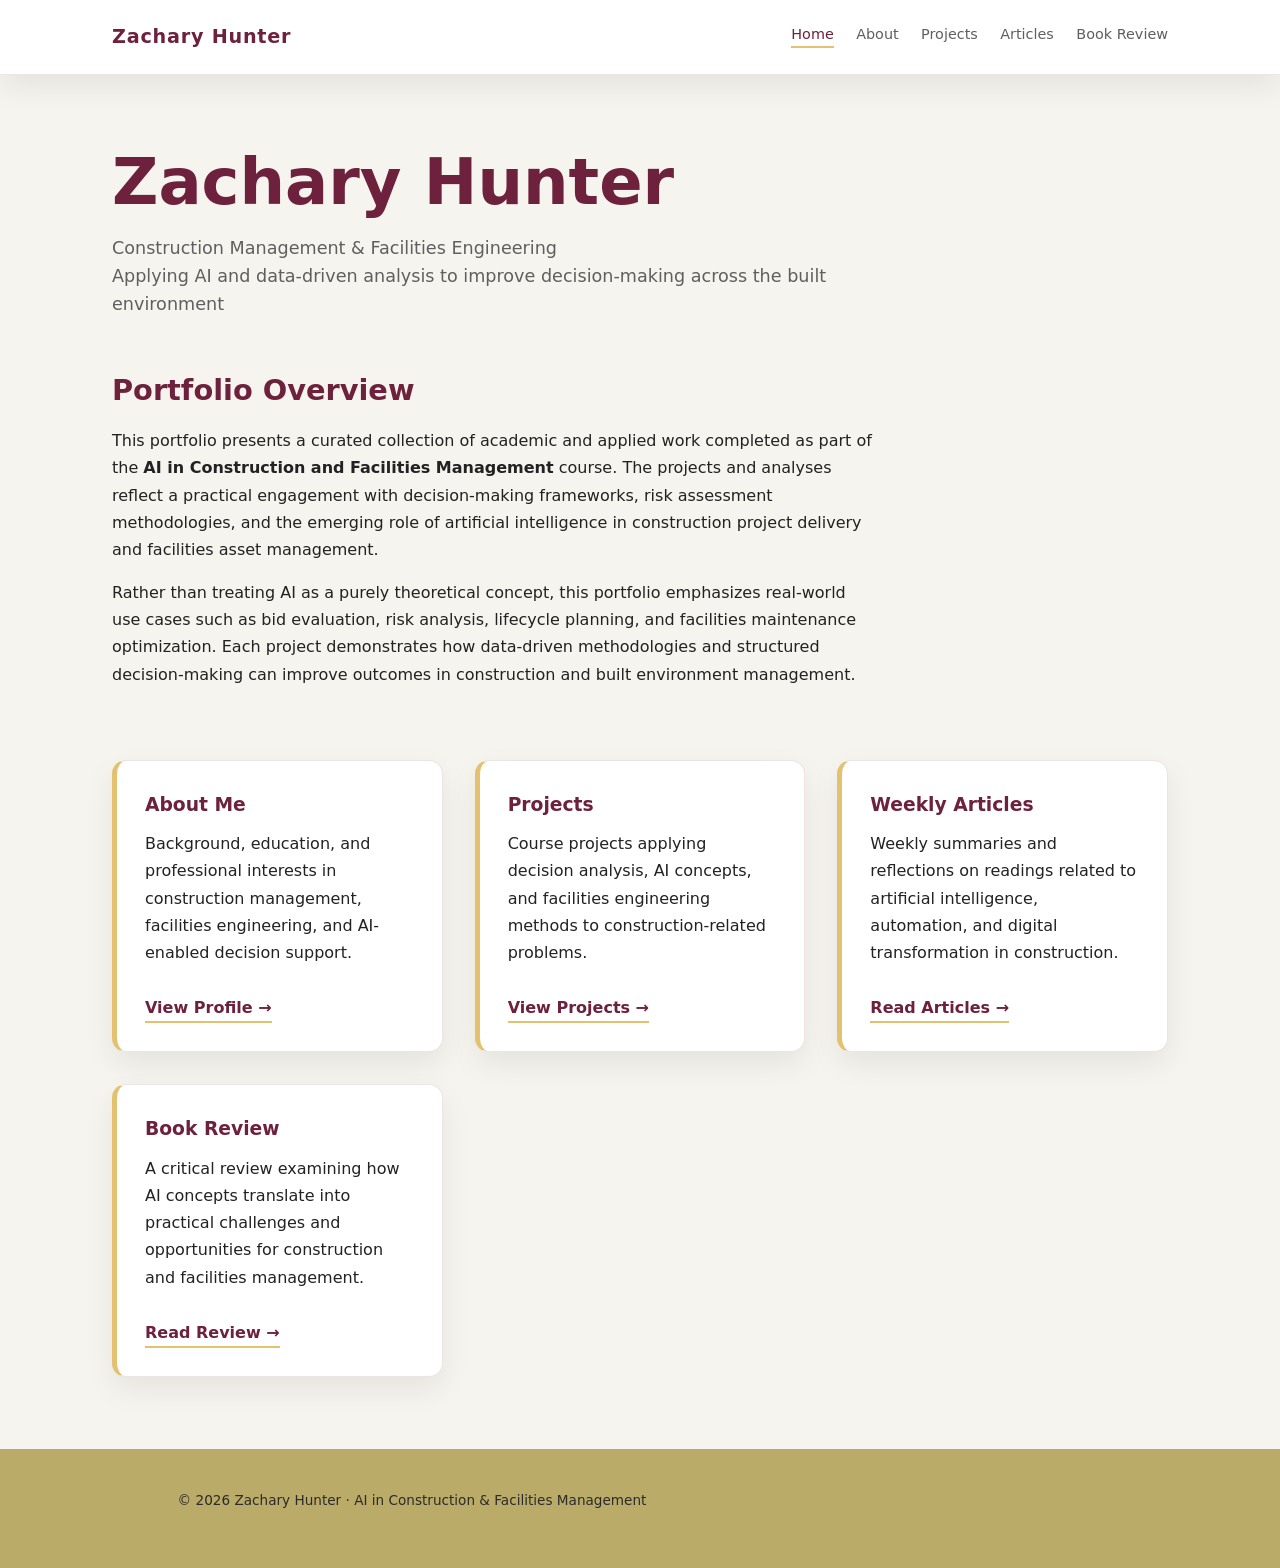
<file: index.html>
<!DOCTYPE html>
<html lang="en">
<head>
  <meta charset="UTF-8">
  <meta name="viewport" content="width=device-width, initial-scale=1.0">
  <title>Zachary Hunter | AI & Construction</title>
  <link rel="stylesheet" href="styles.css">
</head>
<body>
  <header class="site-header">
    <nav class="nav">
      <div class="nav-title">Zachary Hunter</div>
      <ul class="nav-links">
        <li><a href="index.html" class="active">Home</a></li>
        <li><a href="about.html">About</a></li>
        <li><a href="projects.html">Projects</a></li>
        <li><a href="articles.html">Articles</a></li>
        <li><a href="book-review.html">Book Review</a></li>
      </ul>
    </nav>
  </header>

  <main>
    <section class="hero">
      <h1>Zachary Hunter</h1>
      <p class="subtitle">
        Construction Management & Facilities Engineering<br/>
        Applying AI and data-driven analysis to improve decision-making across the built environment
      </p>
    </section>

    <section class="content">
      <h2>Portfolio Overview</h2>
      <p>
        This portfolio presents a curated collection of academic and applied work completed as part of the <strong>AI in Construction and Facilities Management</strong> course. The projects and analyses reflect a practical engagement with decision-making frameworks, risk assessment methodologies, and the emerging role of artificial intelligence in construction project delivery and facilities asset management.
      </p>
      <p>
        Rather than treating AI as a purely theoretical concept, this portfolio emphasizes real-world use cases such as bid evaluation, risk analysis, lifecycle planning, and facilities maintenance optimization. Each project demonstrates how data-driven methodologies and structured decision-making can improve outcomes in construction and built environment management.
      </p>
    </section>

    <section class="projects">
      <article class="project-card">
        <h3>About Me</h3>
        <p>Background, education, and professional interests in construction management, facilities engineering, and AI-enabled decision support.</p>
        <a href="about.html" class="card-link">View Profile →</a>
      </article>

      <article class="project-card">
        <h3>Projects</h3>
        <p>Course projects applying decision analysis, AI concepts, and facilities engineering methods to construction-related problems.</p>
        <a href="projects.html" class="card-link">View Projects →</a>
      </article>

      <article class="project-card">
        <h3>Weekly Articles</h3>
        <p>Weekly summaries and reflections on readings related to artificial intelligence, automation, and digital transformation in construction.</p>
        <a href="articles.html" class="card-link">Read Articles →</a>
      </article>

      <article class="project-card">
        <h3>Book Review</h3>
        <p>A critical review examining how AI concepts translate into practical challenges and opportunities for construction and facilities management.</p>
        <a href="book-review.html" class="card-link">Read Review →</a>
      </article>
    </section>
  </main>

  <footer class="site-footer">
    <p>© 2026 Zachary Hunter · AI in Construction & Facilities Management</p>
  </footer>
</body>
</html>
</file>
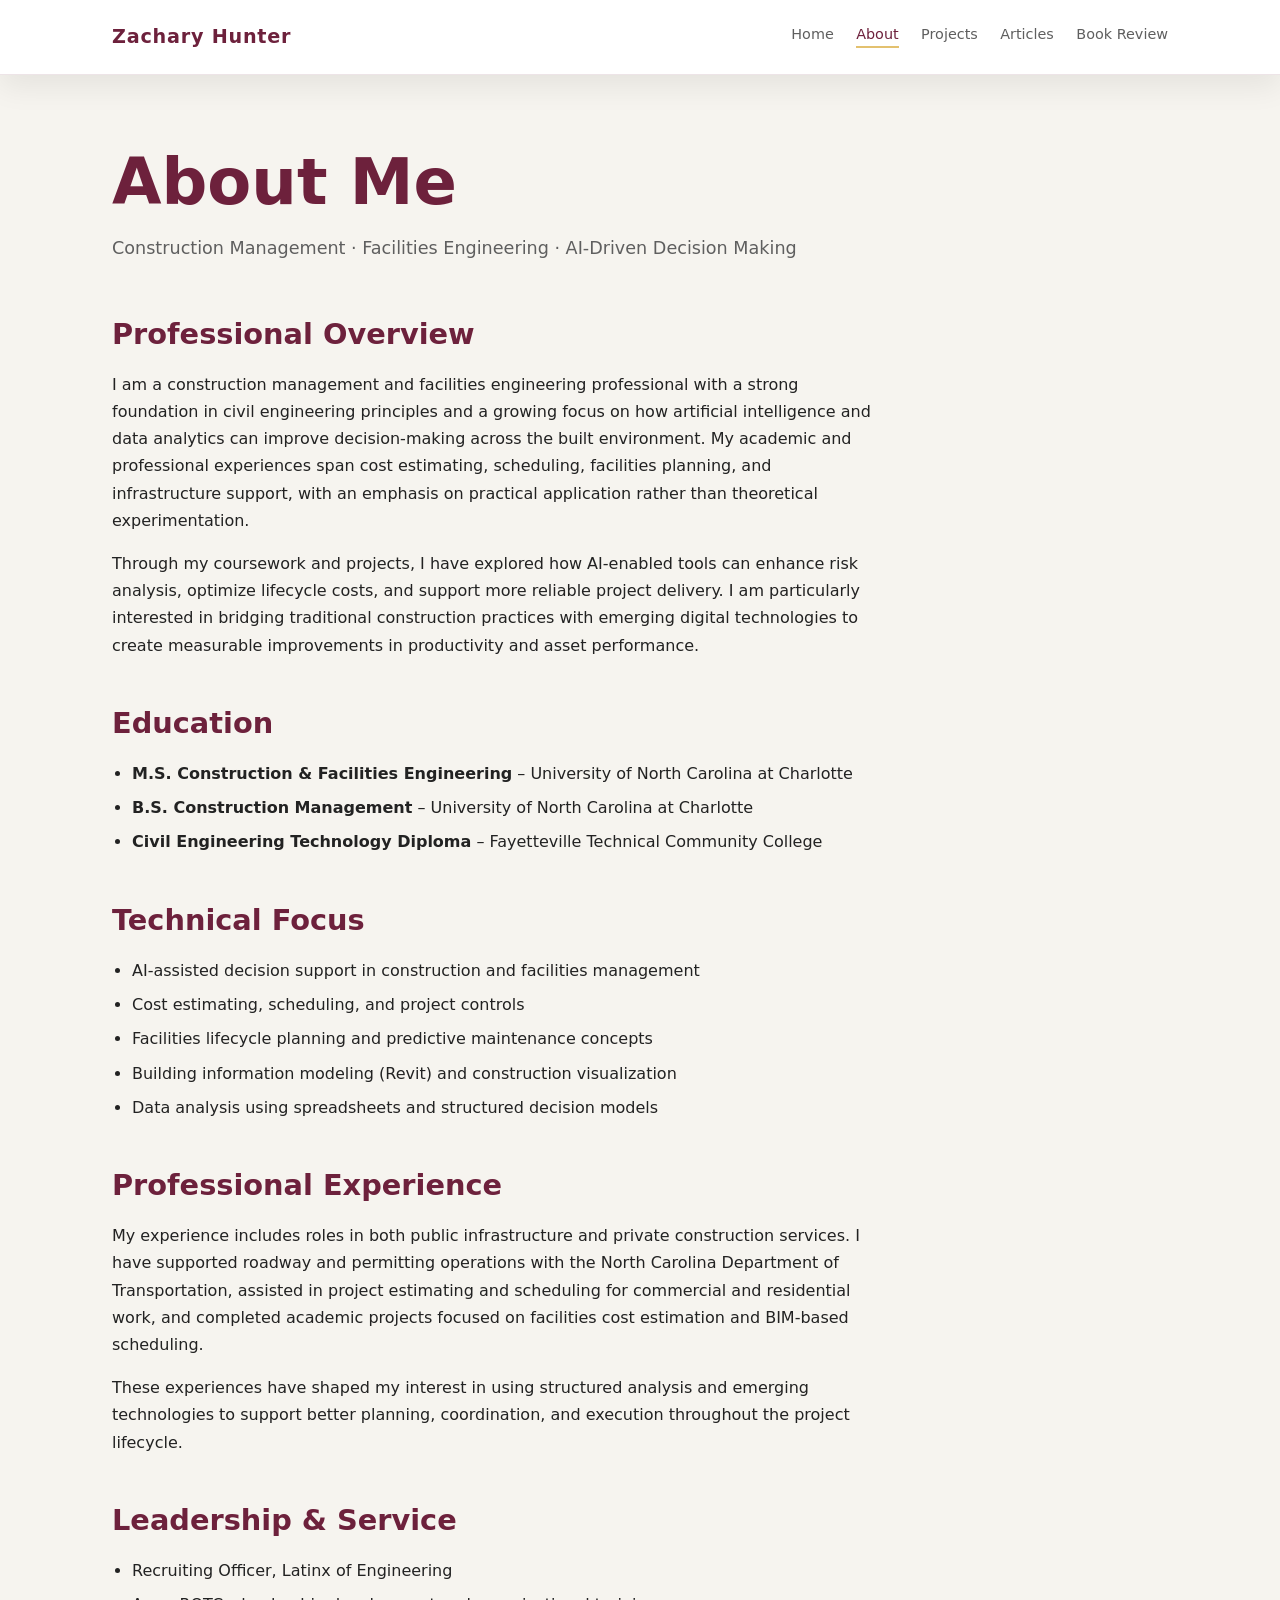
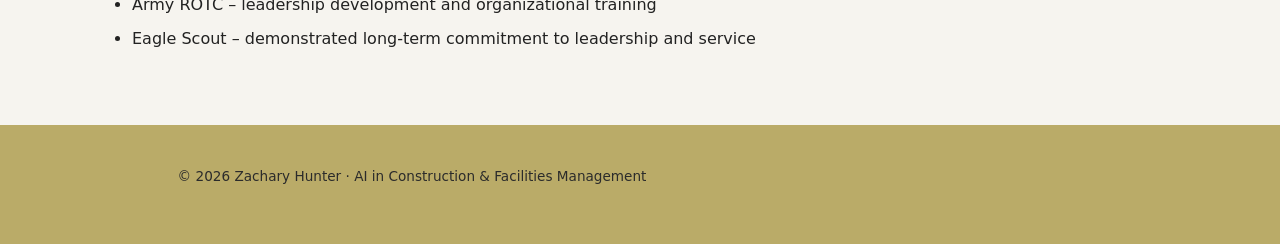
<file: about.html>
<!DOCTYPE html>
<html lang="en">
<head>
  <meta charset="UTF-8">
  <meta name="viewport" content="width=device-width, initial-scale=1.0">
  <title>About Me | Zachary Hunter</title>
  <link rel="stylesheet" href="styles.css">
</head>
<body>
  <header class="site-header">
    <nav class="nav">
      <div class="nav-title">Zachary Hunter</div>
      <ul class="nav-links">
        <li><a href="index.html">Home</a></li>
        <li><a href="about.html" class="active">About</a></li>
        <li><a href="projects.html">Projects</a></li>
        <li><a href="articles.html">Articles</a></li>
        <li><a href="book-review.html">Book Review</a></li>
      </ul>
    </nav>
  </header>

  <main>
    <section class="hero">
      <h1>About Me</h1>
      <p class="subtitle">Construction Management · Facilities Engineering · AI-Driven Decision Making</p>
    </section>

    <section class="content">
      <h2>Professional Overview</h2>
      <p>
        I am a construction management and facilities engineering professional with a strong foundation in civil engineering principles and a growing focus on how artificial intelligence and data analytics can improve decision-making across the built environment. My academic and professional experiences span cost estimating, scheduling, facilities planning, and infrastructure support, with an emphasis on practical application rather than theoretical experimentation.
      </p>
      <p>
        Through my coursework and projects, I have explored how AI-enabled tools can enhance risk analysis, optimize lifecycle costs, and support more reliable project delivery. I am particularly interested in bridging traditional construction practices with emerging digital technologies to create measurable improvements in productivity and asset performance.
      </p>

      <h2>Education</h2>
      <ul>
        <li><strong>M.S. Construction & Facilities Engineering</strong> – University of North Carolina at Charlotte</li>
        <li><strong>B.S. Construction Management</strong> – University of North Carolina at Charlotte</li>
        <li><strong>Civil Engineering Technology Diploma</strong> – Fayetteville Technical Community College</li>
      </ul>

      <h2>Technical Focus</h2>
      <ul>
        <li>AI-assisted decision support in construction and facilities management</li>
        <li>Cost estimating, scheduling, and project controls</li>
        <li>Facilities lifecycle planning and predictive maintenance concepts</li>
        <li>Building information modeling (Revit) and construction visualization</li>
        <li>Data analysis using spreadsheets and structured decision models</li>
      </ul>

      <h2>Professional Experience</h2>
      <p>
        My experience includes roles in both public infrastructure and private construction services. I have supported roadway and permitting operations with the North Carolina Department of Transportation, assisted in project estimating and scheduling for commercial and residential work, and completed academic projects focused on facilities cost estimation and BIM-based scheduling.
      </p>
      <p>
        These experiences have shaped my interest in using structured analysis and emerging technologies to support better planning, coordination, and execution throughout the project lifecycle.
      </p>

      <h2>Leadership & Service</h2>
      <ul>
        <li>Recruiting Officer, Latinx of Engineering</li>
        <li>Army ROTC – leadership development and organizational training</li>
        <li>Eagle Scout – demonstrated long-term commitment to leadership and service</li>
      </ul>
    </section>
  </main>

  <footer class="site-footer">
    <p>© 2026 Zachary Hunter · AI in Construction & Facilities Management</p>
  </footer>
</body>
</html>
</file>
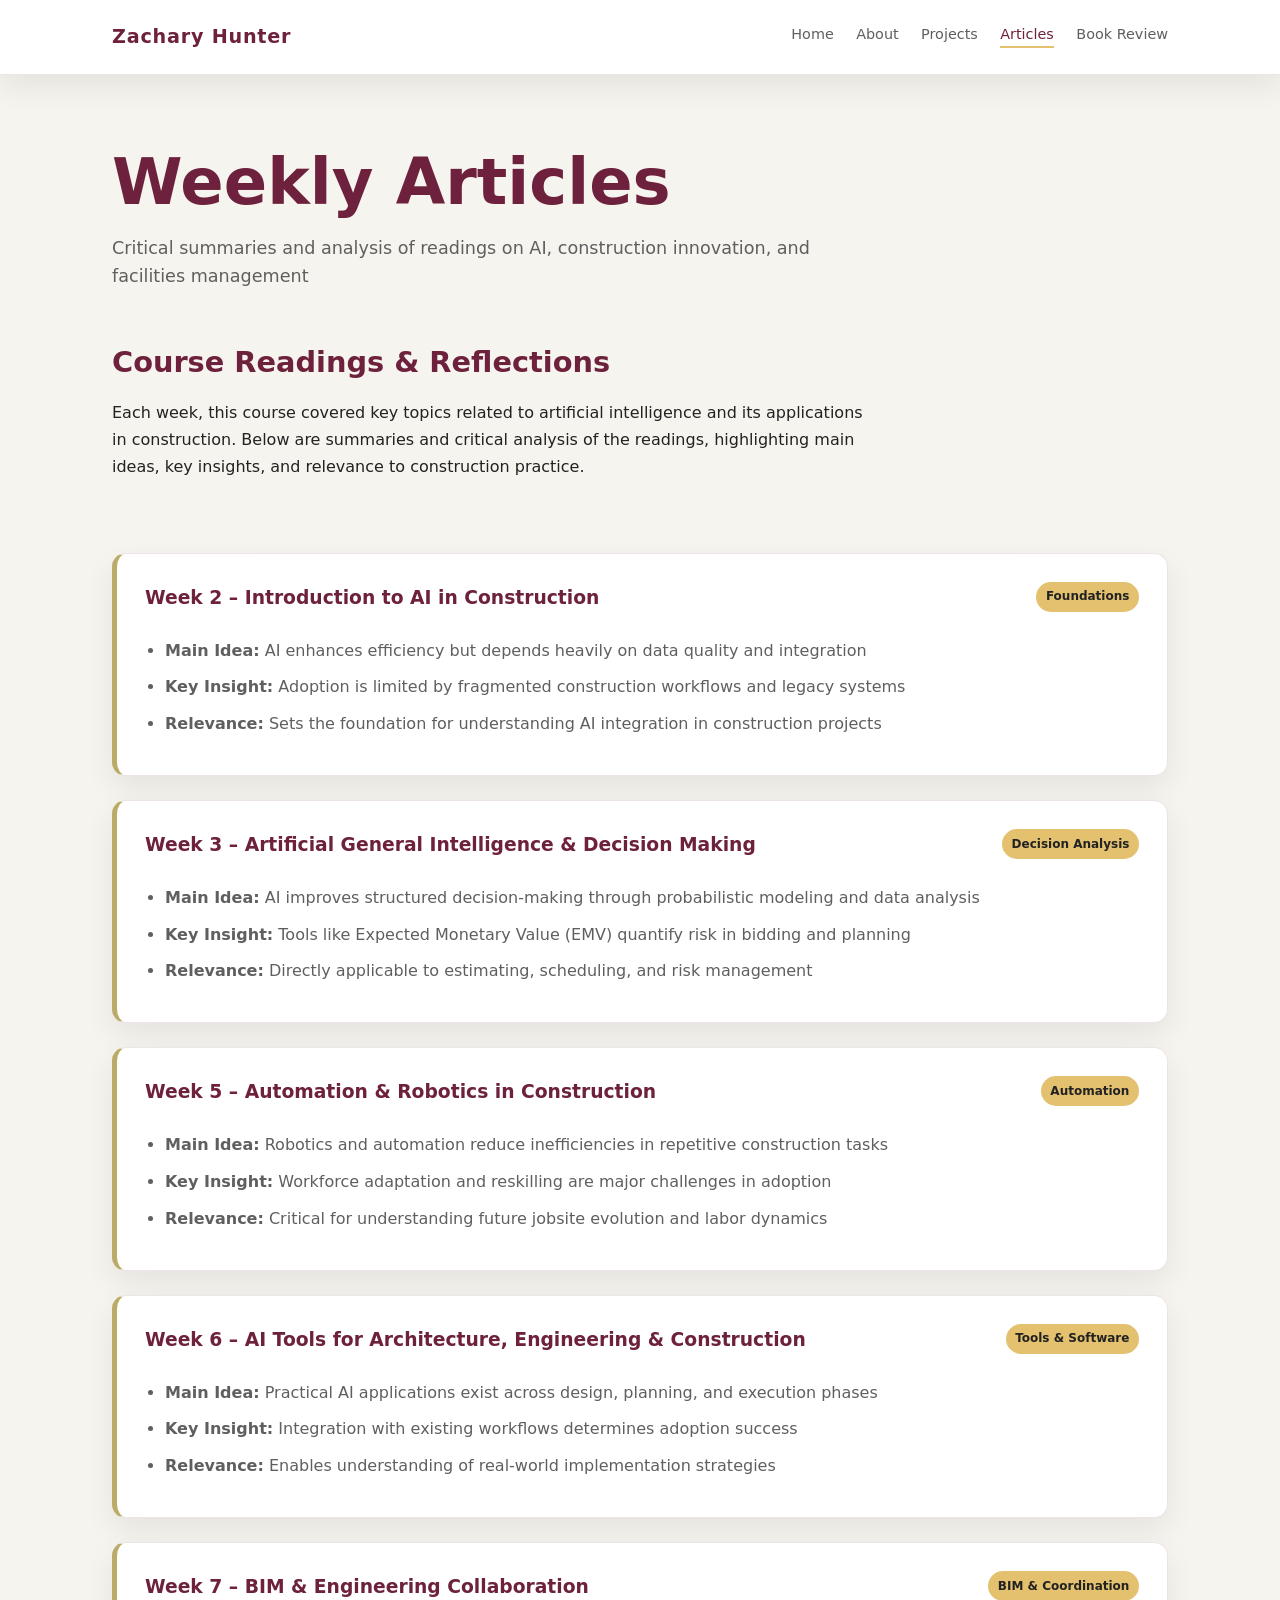
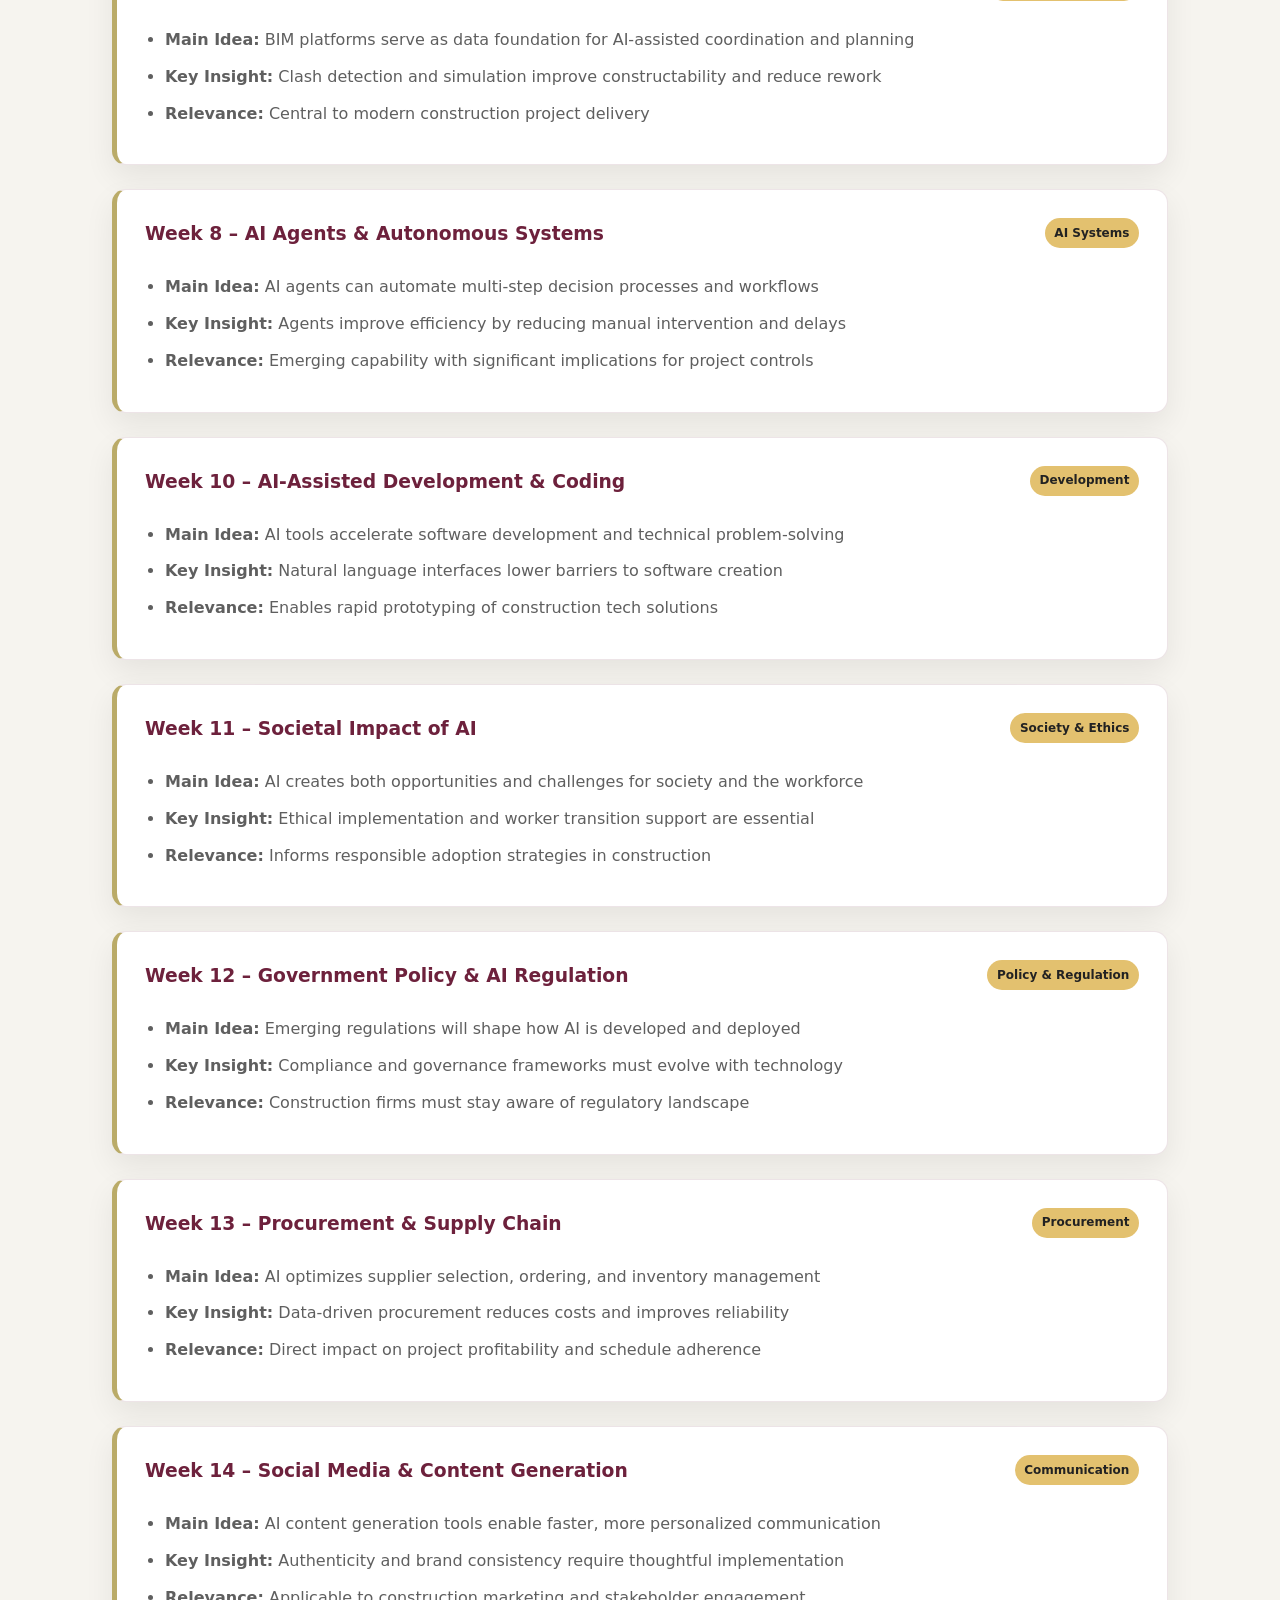
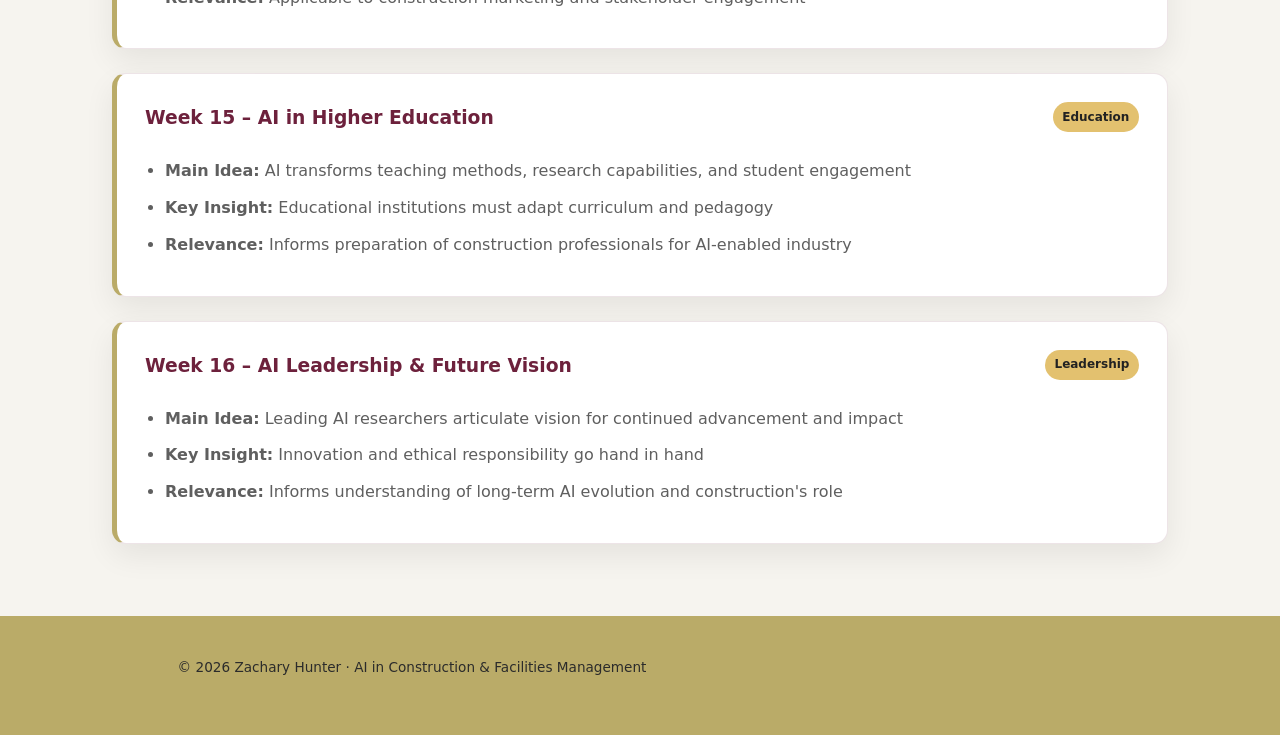
<file: articles.html>
<!DOCTYPE html>
<html lang="en">
<head>
  <meta charset="UTF-8">
  <meta name="viewport" content="width=device-width, initial-scale=1.0">
  <title>Weekly Articles | Zachary Hunter</title>
  <link rel="stylesheet" href="styles.css">
</head>
<body>
  <header class="site-header">
    <nav class="nav">
      <div class="nav-title">Zachary Hunter</div>
      <ul class="nav-links">
        <li><a href="index.html">Home</a></li>
        <li><a href="about.html">About</a></li>
        <li><a href="projects.html">Projects</a></li>
        <li><a href="articles.html" class="active">Articles</a></li>
        <li><a href="book-review.html">Book Review</a></li>
      </ul>
    </nav>
  </header>

  <main>
    <section class="hero">
      <h1>Weekly Articles</h1>
      <p class="subtitle">Critical summaries and analysis of readings on AI, construction innovation, and facilities management</p>
    </section>

    <section class="content">
      <h2>Course Readings & Reflections</h2>
      <p>
        Each week, this course covered key topics related to artificial intelligence and its applications in construction. Below are summaries and critical analysis of the readings, highlighting main ideas, key insights, and relevance to construction practice.
      </p>
    </section>

    <section class="articles">
      <article class="article-card">
        <div class="article-header">
          <h3>Week 2 – Introduction to AI in Construction</h3>
          <span class="article-tag">Foundations</span>
        </div>
        <ul class="article-points">
          <li><strong>Main Idea:</strong> AI enhances efficiency but depends heavily on data quality and integration</li>
          <li><strong>Key Insight:</strong> Adoption is limited by fragmented construction workflows and legacy systems</li>
          <li><strong>Relevance:</strong> Sets the foundation for understanding AI integration in construction projects</li>
        </ul>
      </article>

      <article class="article-card">
        <div class="article-header">
          <h3>Week 3 – Artificial General Intelligence & Decision Making</h3>
          <span class="article-tag">Decision Analysis</span>
        </div>
        <ul class="article-points">
          <li><strong>Main Idea:</strong> AI improves structured decision-making through probabilistic modeling and data analysis</li>
          <li><strong>Key Insight:</strong> Tools like Expected Monetary Value (EMV) quantify risk in bidding and planning</li>
          <li><strong>Relevance:</strong> Directly applicable to estimating, scheduling, and risk management</li>
        </ul>
      </article>

      <article class="article-card">
        <div class="article-header">
          <h3>Week 5 – Automation & Robotics in Construction</h3>
          <span class="article-tag">Automation</span>
        </div>
        <ul class="article-points">
          <li><strong>Main Idea:</strong> Robotics and automation reduce inefficiencies in repetitive construction tasks</li>
          <li><strong>Key Insight:</strong> Workforce adaptation and reskilling are major challenges in adoption</li>
          <li><strong>Relevance:</strong> Critical for understanding future jobsite evolution and labor dynamics</li>
        </ul>
      </article>

      <article class="article-card">
        <div class="article-header">
          <h3>Week 6 – AI Tools for Architecture, Engineering & Construction</h3>
          <span class="article-tag">Tools & Software</span>
        </div>
        <ul class="article-points">
          <li><strong>Main Idea:</strong> Practical AI applications exist across design, planning, and execution phases</li>
          <li><strong>Key Insight:</strong> Integration with existing workflows determines adoption success</li>
          <li><strong>Relevance:</strong> Enables understanding of real-world implementation strategies</li>
        </ul>
      </article>

      <article class="article-card">
        <div class="article-header">
          <h3>Week 7 – BIM & Engineering Collaboration</h3>
          <span class="article-tag">BIM & Coordination</span>
        </div>
        <ul class="article-points">
          <li><strong>Main Idea:</strong> BIM platforms serve as data foundation for AI-assisted coordination and planning</li>
          <li><strong>Key Insight:</strong> Clash detection and simulation improve constructability and reduce rework</li>
          <li><strong>Relevance:</strong> Central to modern construction project delivery</li>
        </ul>
      </article>

      <article class="article-card">
        <div class="article-header">
          <h3>Week 8 – AI Agents & Autonomous Systems</h3>
          <span class="article-tag">AI Systems</span>
        </div>
        <ul class="article-points">
          <li><strong>Main Idea:</strong> AI agents can automate multi-step decision processes and workflows</li>
          <li><strong>Key Insight:</strong> Agents improve efficiency by reducing manual intervention and delays</li>
          <li><strong>Relevance:</strong> Emerging capability with significant implications for project controls</li>
        </ul>
      </article>

      <article class="article-card">
        <div class="article-header">
          <h3>Week 10 – AI-Assisted Development & Coding</h3>
          <span class="article-tag">Development</span>
        </div>
        <ul class="article-points">
          <li><strong>Main Idea:</strong> AI tools accelerate software development and technical problem-solving</li>
          <li><strong>Key Insight:</strong> Natural language interfaces lower barriers to software creation</li>
          <li><strong>Relevance:</strong> Enables rapid prototyping of construction tech solutions</li>
        </ul>
      </article>

      <article class="article-card">
        <div class="article-header">
          <h3>Week 11 – Societal Impact of AI</h3>
          <span class="article-tag">Society & Ethics</span>
        </div>
        <ul class="article-points">
          <li><strong>Main Idea:</strong> AI creates both opportunities and challenges for society and the workforce</li>
          <li><strong>Key Insight:</strong> Ethical implementation and worker transition support are essential</li>
          <li><strong>Relevance:</strong> Informs responsible adoption strategies in construction</li>
        </ul>
      </article>

      <article class="article-card">
        <div class="article-header">
          <h3>Week 12 – Government Policy & AI Regulation</h3>
          <span class="article-tag">Policy & Regulation</span>
        </div>
        <ul class="article-points">
          <li><strong>Main Idea:</strong> Emerging regulations will shape how AI is developed and deployed</li>
          <li><strong>Key Insight:</strong> Compliance and governance frameworks must evolve with technology</li>
          <li><strong>Relevance:</strong> Construction firms must stay aware of regulatory landscape</li>
        </ul>
      </article>

      <article class="article-card">
        <div class="article-header">
          <h3>Week 13 – Procurement & Supply Chain</h3>
          <span class="article-tag">Procurement</span>
        </div>
        <ul class="article-points">
          <li><strong>Main Idea:</strong> AI optimizes supplier selection, ordering, and inventory management</li>
          <li><strong>Key Insight:</strong> Data-driven procurement reduces costs and improves reliability</li>
          <li><strong>Relevance:</strong> Direct impact on project profitability and schedule adherence</li>
        </ul>
      </article>

      <article class="article-card">
        <div class="article-header">
          <h3>Week 14 – Social Media & Content Generation</h3>
          <span class="article-tag">Communication</span>
        </div>
        <ul class="article-points">
          <li><strong>Main Idea:</strong> AI content generation tools enable faster, more personalized communication</li>
          <li><strong>Key Insight:</strong> Authenticity and brand consistency require thoughtful implementation</li>
          <li><strong>Relevance:</strong> Applicable to construction marketing and stakeholder engagement</li>
        </ul>
      </article>

      <article class="article-card">
        <div class="article-header">
          <h3>Week 15 – AI in Higher Education</h3>
          <span class="article-tag">Education</span>
        </div>
        <ul class="article-points">
          <li><strong>Main Idea:</strong> AI transforms teaching methods, research capabilities, and student engagement</li>
          <li><strong>Key Insight:</strong> Educational institutions must adapt curriculum and pedagogy</li>
          <li><strong>Relevance:</strong> Informs preparation of construction professionals for AI-enabled industry</li>
        </ul>
      </article>

      <article class="article-card">
        <div class="article-header">
          <h3>Week 16 – AI Leadership & Future Vision</h3>
          <span class="article-tag">Leadership</span>
        </div>
        <ul class="article-points">
          <li><strong>Main Idea:</strong> Leading AI researchers articulate vision for continued advancement and impact</li>
          <li><strong>Key Insight:</strong> Innovation and ethical responsibility go hand in hand</li>
          <li><strong>Relevance:</strong> Informs understanding of long-term AI evolution and construction's role</li>
        </ul>
      </article>
    </section>
  </main>

  <footer class="site-footer">
    <p>© 2026 Zachary Hunter · AI in Construction & Facilities Management</p>
  </footer>
</body>
</html>
</file>
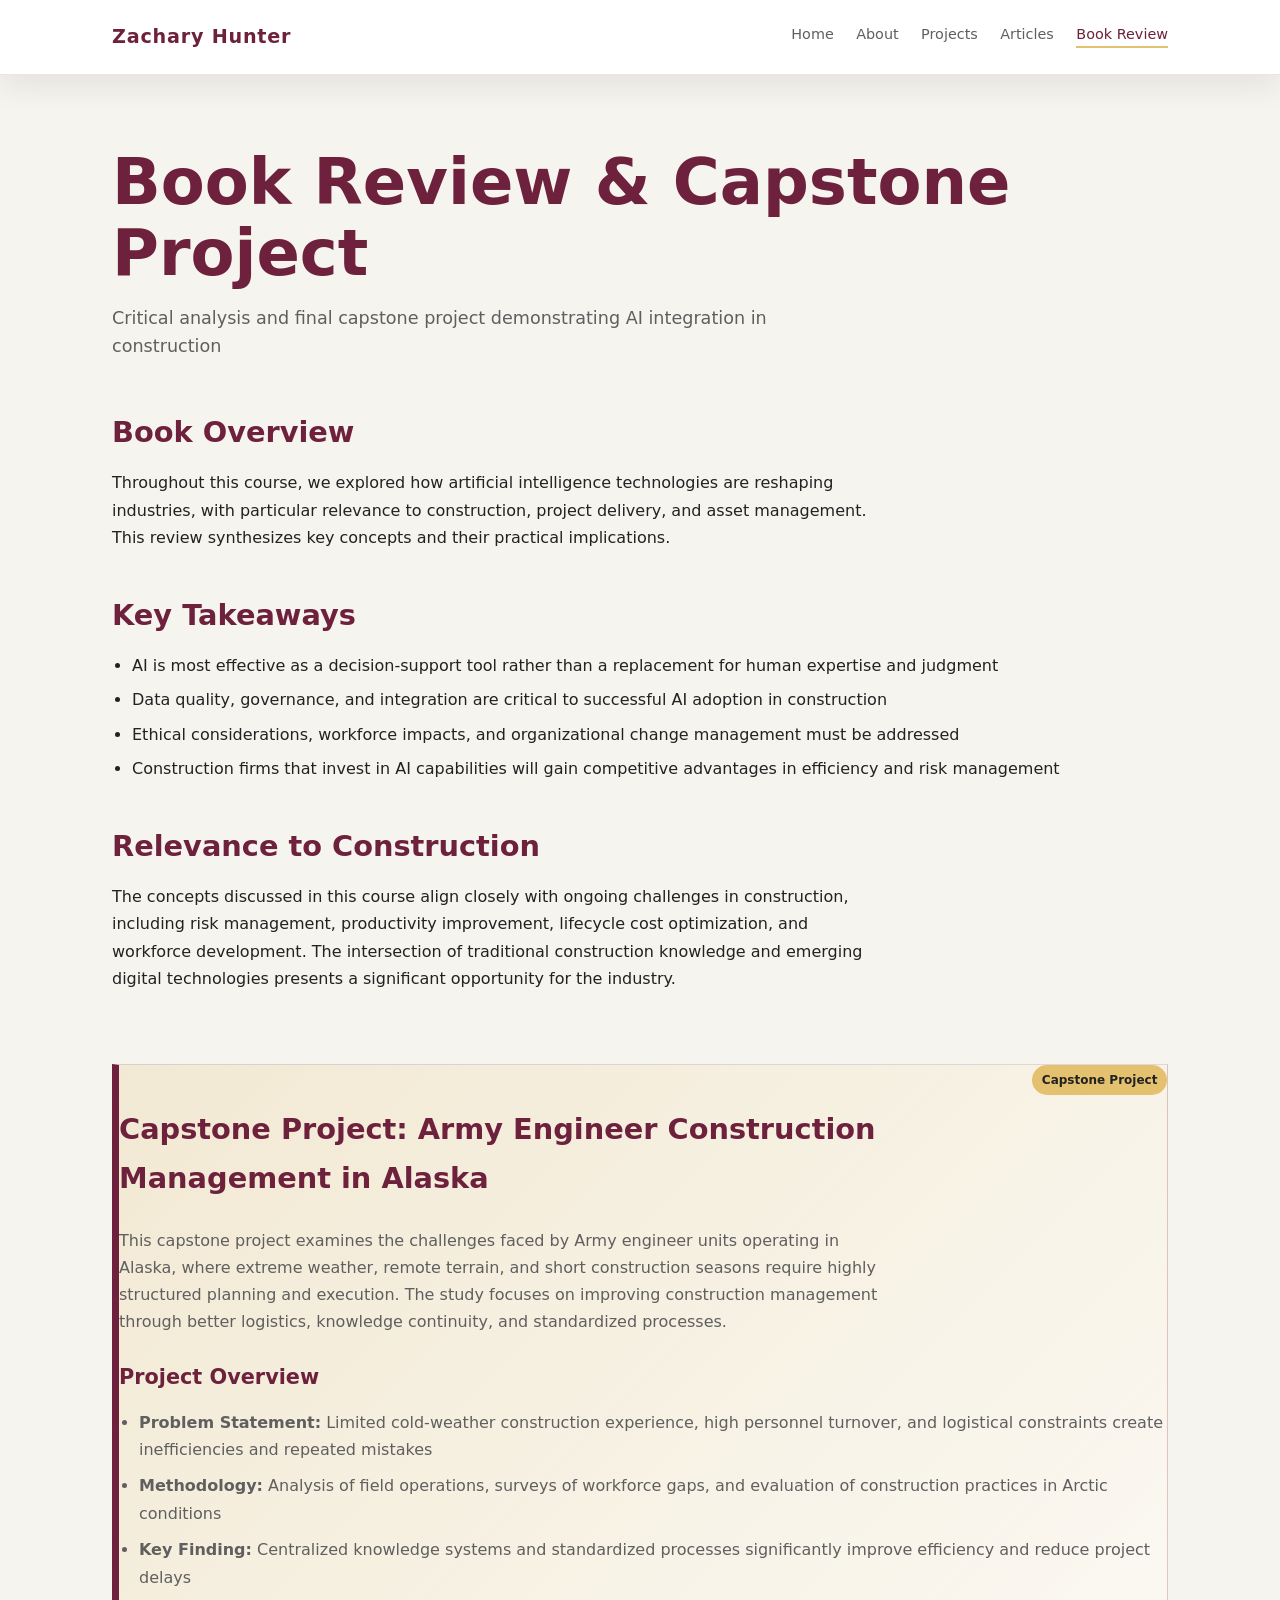
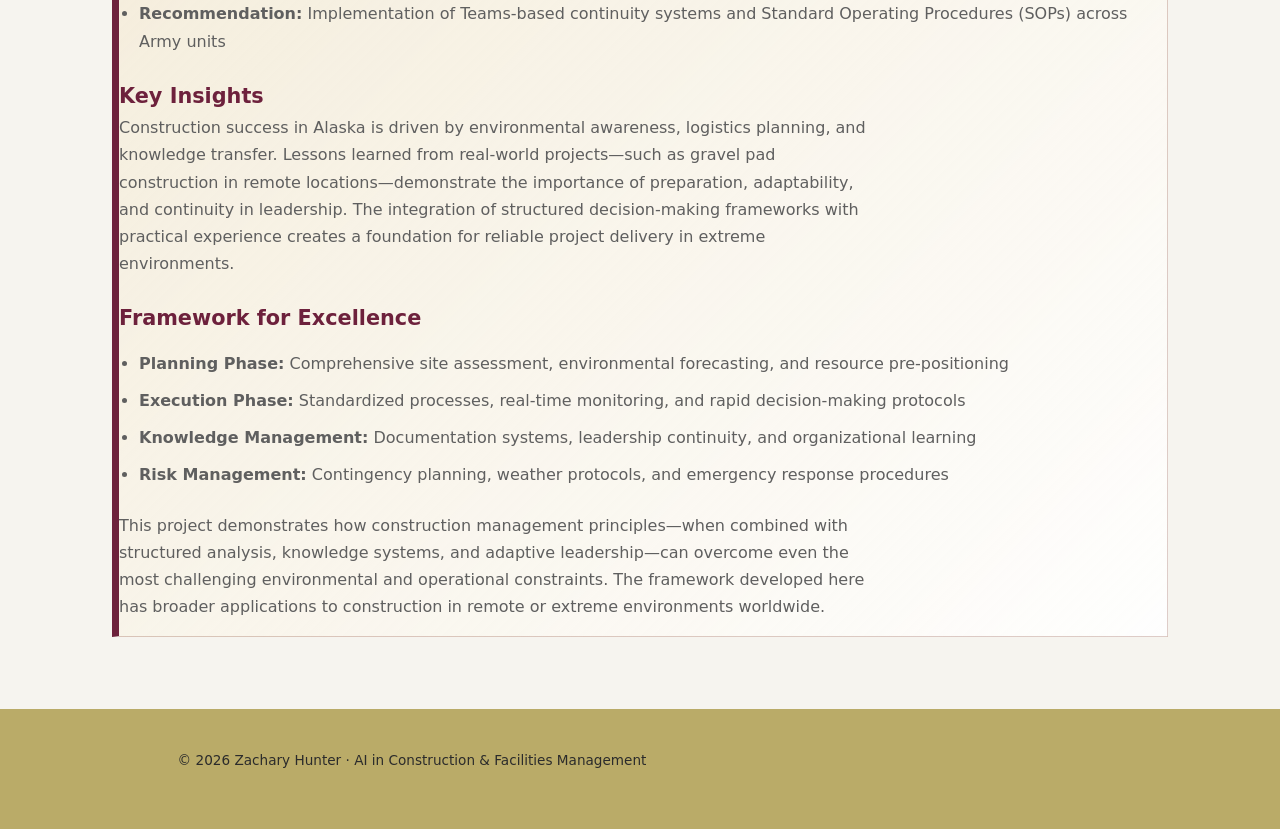
<file: book-review.html>
<!DOCTYPE html>
<html lang="en">
<head>
  <meta charset="UTF-8">
  <meta name="viewport" content="width=device-width, initial-scale=1.0">
  <title>Book Review & Capstone | Zachary Hunter</title>
  <link rel="stylesheet" href="styles.css">
</head>
<body>
  <header class="site-header">
    <nav class="nav">
      <div class="nav-title">Zachary Hunter</div>
      <ul class="nav-links">
        <li><a href="index.html">Home</a></li>
        <li><a href="about.html">About</a></li>
        <li><a href="projects.html">Projects</a></li>
        <li><a href="articles.html">Articles</a></li>
        <li><a href="book-review.html" class="active">Book Review</a></li>
      </ul>
    </nav>
  </header>

  <main>
    <section class="hero">
      <h1>Book Review & Capstone Project</h1>
      <p class="subtitle">Critical analysis and final capstone project demonstrating AI integration in construction</p>
    </section>

    <section class="content">
      <h2>Book Overview</h2>
      <p>
        Throughout this course, we explored how artificial intelligence technologies are reshaping industries, with particular relevance to construction, project delivery, and asset management. This review synthesizes key concepts and their practical implications.
      </p>

      <h2>Key Takeaways</h2>
      <ul>
        <li>AI is most effective as a decision-support tool rather than a replacement for human expertise and judgment</li>
        <li>Data quality, governance, and integration are critical to successful AI adoption in construction</li>
        <li>Ethical considerations, workforce impacts, and organizational change management must be addressed</li>
        <li>Construction firms that invest in AI capabilities will gain competitive advantages in efficiency and risk management</li>
      </ul>

      <h2>Relevance to Construction</h2>
      <p>
        The concepts discussed in this course align closely with ongoing challenges in construction, including risk management, productivity improvement, lifecycle cost optimization, and workforce development. The intersection of traditional construction knowledge and emerging digital technologies presents a significant opportunity for the industry.
      </p>
    </section>

    <section class="content">
      <article class="featured-project">
        <div class="project-header">
          <h2>Capstone Project: Army Engineer Construction Management in Alaska</h2>
          <span class="project-tag">Capstone Project</span>
        </div>

        <p class="project-summary">
          This capstone project examines the challenges faced by Army engineer units operating in Alaska, where extreme weather, remote terrain, and short construction seasons require highly structured planning and execution. The study focuses on improving construction management through better logistics, knowledge continuity, and standardized processes.
        </p>

        <h3 style="margin-top: 1.5rem; color: #6d213c;">Project Overview</h3>
        <ul class="project-points">
          <li><strong>Problem Statement:</strong> Limited cold-weather construction experience, high personnel turnover, and logistical constraints create inefficiencies and repeated mistakes</li>
          <li><strong>Methodology:</strong> Analysis of field operations, surveys of workforce gaps, and evaluation of construction practices in Arctic conditions</li>
          <li><strong>Key Finding:</strong> Centralized knowledge systems and standardized processes significantly improve efficiency and reduce project delays</li>
          <li><strong>Recommendation:</strong> Implementation of Teams-based continuity systems and Standard Operating Procedures (SOPs) across Army units</li>
        </ul>

        <h3 style="margin-top: 1.5rem; color: #6d213c;">Key Insights</h3>
        <p class="project-reflection">
          Construction success in Alaska is driven by environmental awareness, logistics planning, and knowledge transfer. Lessons learned from real-world projects—such as gravel pad construction in remote locations—demonstrate the importance of preparation, adaptability, and continuity in leadership. The integration of structured decision-making frameworks with practical experience creates a foundation for reliable project delivery in extreme environments.
        </p>

        <h3 style="margin-top: 1.5rem; color: #6d213c;">Framework for Excellence</h3>
        <ul class="project-points">
          <li><strong>Planning Phase:</strong> Comprehensive site assessment, environmental forecasting, and resource pre-positioning</li>
          <li><strong>Execution Phase:</strong> Standardized processes, real-time monitoring, and rapid decision-making protocols</li>
          <li><strong>Knowledge Management:</strong> Documentation systems, leadership continuity, and organizational learning</li>
          <li><strong>Risk Management:</strong> Contingency planning, weather protocols, and emergency response procedures</li>
        </ul>

        <p class="project-reflection" style="margin-top: 1.5rem;">
          This project demonstrates how construction management principles—when combined with structured analysis, knowledge systems, and adaptive leadership—can overcome even the most challenging environmental and operational constraints. The framework developed here has broader applications to construction in remote or extreme environments worldwide.
        </p>
      </article>
    </section>
  </main>

  <footer class="site-footer">
    <p>© 2026 Zachary Hunter · AI in Construction & Facilities Management</p>
  </footer>
</body>
</html>
</file>
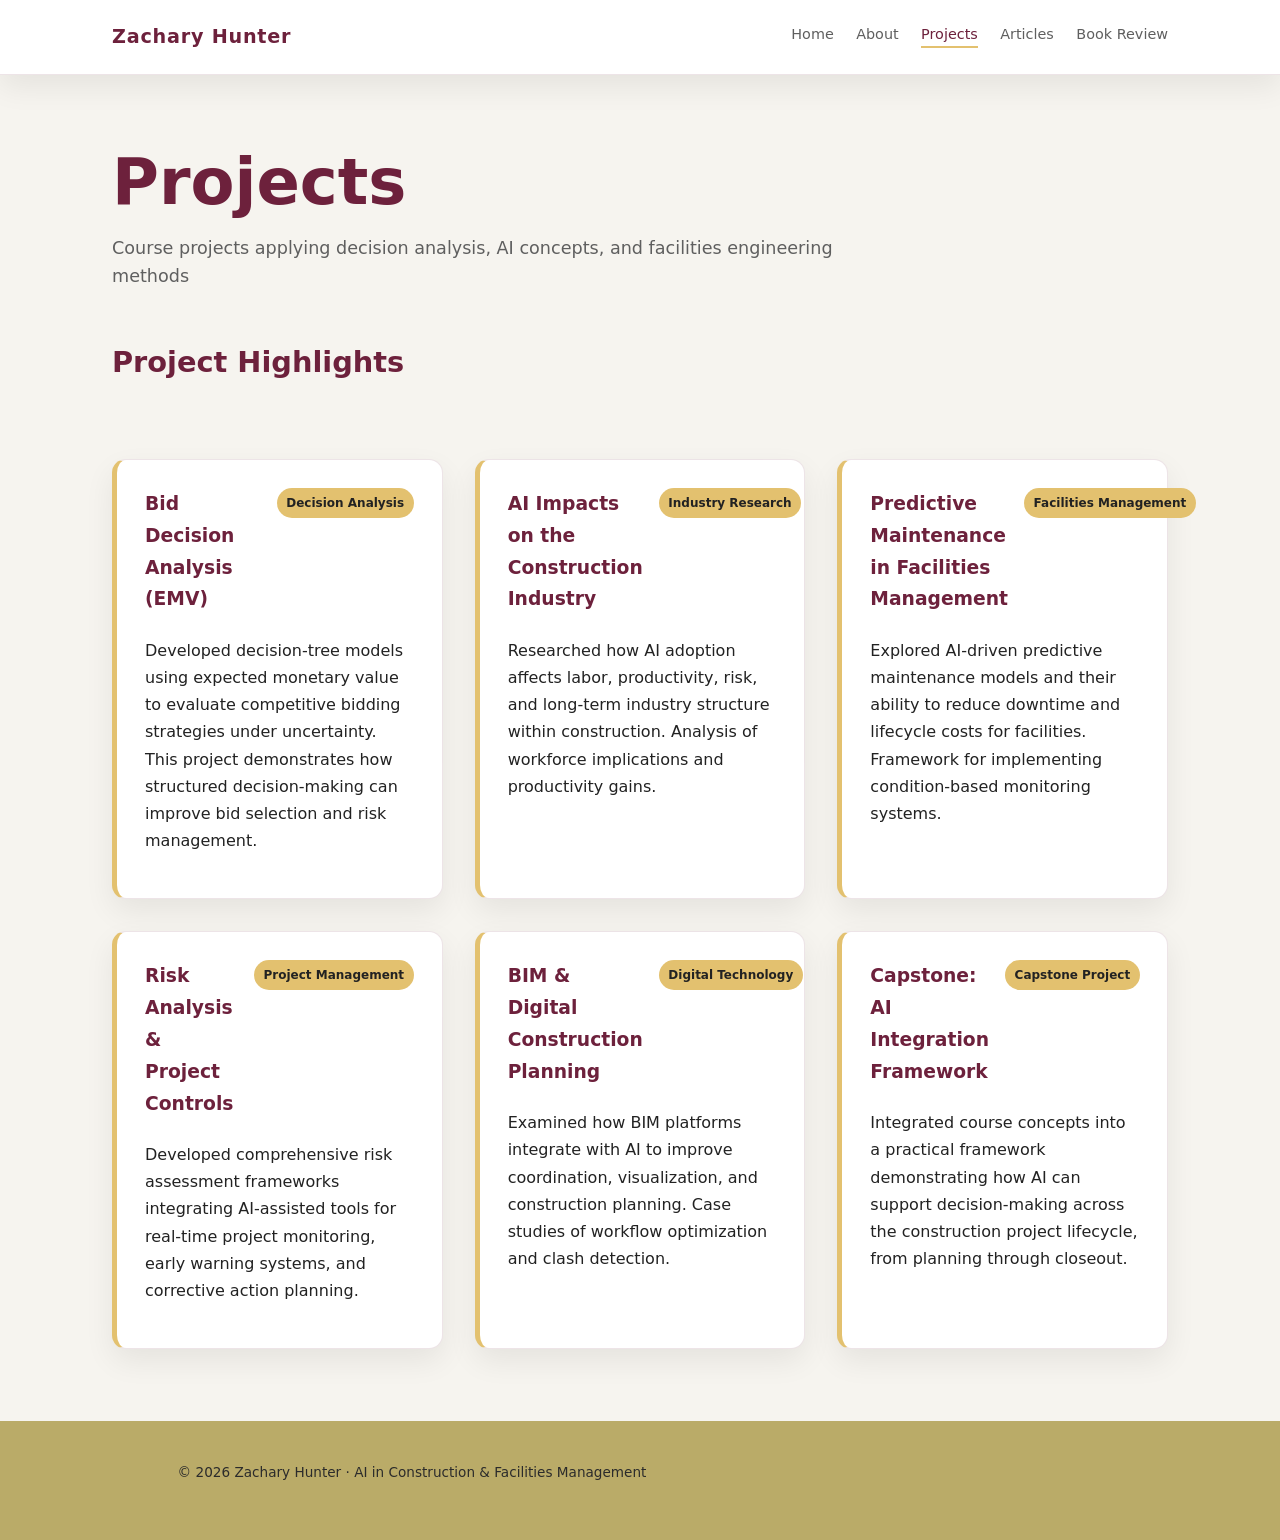
<file: projects.html>
<!DOCTYPE html>
<html lang="en">
<head>
  <meta charset="UTF-8">
  <meta name="viewport" content="width=device-width, initial-scale=1.0">
  <title>Projects | Zachary Hunter</title>
  <link rel="stylesheet" href="styles.css">
</head>
<body>
  <header class="site-header">
    <nav class="nav">
      <div class="nav-title">Zachary Hunter</div>
      <ul class="nav-links">
        <li><a href="index.html">Home</a></li>
        <li><a href="about.html">About</a></li>
        <li><a href="projects.html" class="active">Projects</a></li>
        <li><a href="articles.html">Articles</a></li>
        <li><a href="book-review.html">Book Review</a></li>
      </ul>
    </nav>
  </header>

  <main>
    <section class="hero">
      <h1>Projects</h1>
      <p class="subtitle">Course projects applying decision analysis, AI concepts, and facilities engineering methods</p>
    </section>

    <section class="content">
      <h2>Project Highlights</h2>
    </section>

    <section class="projects">
      <article class="project-card">
        <div class="project-header">
          <h3>Bid Decision Analysis (EMV)</h3>
          <span class="project-tag">Decision Analysis</span>
        </div>
        <p>
          Developed decision-tree models using expected monetary value to evaluate competitive bidding strategies under uncertainty. This project demonstrates how structured decision-making can improve bid selection and risk management.
        </p>
      </article>

      <article class="project-card">
        <div class="project-header">
          <h3>AI Impacts on the Construction Industry</h3>
          <span class="project-tag">Industry Research</span>
        </div>
        <p>
          Researched how AI adoption affects labor, productivity, risk, and long-term industry structure within construction. Analysis of workforce implications and productivity gains.
        </p>
      </article>

      <article class="project-card">
        <div class="project-header">
          <h3>Predictive Maintenance in Facilities Management</h3>
          <span class="project-tag">Facilities Management</span>
        </div>
        <p>
          Explored AI-driven predictive maintenance models and their ability to reduce downtime and lifecycle costs for facilities. Framework for implementing condition-based monitoring systems.
        </p>
      </article>

      <article class="project-card">
        <div class="project-header">
          <h3>Risk Analysis & Project Controls</h3>
          <span class="project-tag">Project Management</span>
        </div>
        <p>
          Developed comprehensive risk assessment frameworks integrating AI-assisted tools for real-time project monitoring, early warning systems, and corrective action planning.
        </p>
      </article>

      <article class="project-card">
        <div class="project-header">
          <h3>BIM & Digital Construction Planning</h3>
          <span class="project-tag">Digital Technology</span>
        </div>
        <p>
          Examined how BIM platforms integrate with AI to improve coordination, visualization, and construction planning. Case studies of workflow optimization and clash detection.
        </p>
      </article>

      <article class="project-card">
        <div class="project-header">
          <h3>Capstone: AI Integration Framework</h3>
          <span class="project-tag">Capstone Project</span>
        </div>
        <p>
          Integrated course concepts into a practical framework demonstrating how AI can support decision-making across the construction project lifecycle, from planning through closeout.
        </p>
      </article>
    </section>
  </main>

  <footer class="site-footer">
    <p>© 2026 Zachary Hunter · AI in Construction & Facilities Management</p>
  </footer>
</body>
</html>
</file>
<file: styles.css>
/* ===== RESET ===== */
* {
  margin: 0;
  padding: 0;
  box-sizing: border-box;
}

/* ===== THEME ===== */
:root {
  --dark-amaranth: #6d213c;
  --toffee-brown: #946846;
  --sand: #baab68;
  --metallic-gold: #e3c16f;
  --canary-yellow: #faff70;

  --bg-light: #f6f4ef;
  --bg-card: #ffffff;
  --text-dark: #222222;
  --text-muted: #5f5f5f;
  --border-soft: rgba(109, 33, 60, 0.12);
  --shadow-soft: 0 12px 30px rgba(0, 0, 0, 0.07);
}

/* ===== BASE ===== */
body {
  font-family: "Inter", "Segoe UI", system-ui, sans-serif;
  background: var(--bg-light);
  color: var(--text-dark);
  line-height: 1.7;
}

a {
  color: inherit;
  text-decoration: none;
}

p {
  max-width: 760px;
  margin-bottom: 1rem;
}

ul {
  padding-left: 1.25rem;
}

li {
  margin-bottom: 0.45rem;
}

/* ===== HEADER & NAV ===== */
.site-header {
  background: #ffffff;
  border-bottom: 1px solid var(--border-soft);
  box-shadow: var(--shadow-soft);
  position: sticky;
  top: 0;
  z-index: 100;
}

.nav {
  max-width: 1120px;
  margin: 0 auto;
  padding: 1.25rem 2rem;
  display: flex;
  justify-content: space-between;
  align-items: center;
}

.nav-title {
  font-weight: 700;
  font-size: 1.2rem;
  letter-spacing: 0.04em;
  color: var(--dark-amaranth);
}

.nav-links {
  display: flex;
  gap: 1.4rem;
  flex-wrap: wrap;
  list-style: none;
}

.nav-links a {
  font-size: 0.9rem;
  color: var(--text-muted);
  font-weight: 500;
  transition: color 0.2s ease;
  border-bottom: 2px solid transparent;
  padding-bottom: 0.25rem;
}

.nav-links a:hover,
.nav-links a.active {
  color: var(--dark-amaranth);
  border-bottom-color: var(--metallic-gold);
}

/* ===== HERO ===== */
.hero {
  max-width: 1120px;
  margin: 4.5rem auto 3rem;
  padding: 0 2rem;
}

.hero h1 {
  font-size: clamp(2.4rem, 5vw, 4.2rem);
  line-height: 1.1;
  margin-bottom: 1rem;
  color: var(--dark-amaranth);
}

.hero .subtitle,
.subtitle {
  font-size: 1.1rem;
  color: var(--text-muted);
  line-height: 1.6;
}

/* ===== CONTENT ===== */
.content,
.projects,
.articles {
  max-width: 1120px;
  margin: 0 auto 4.5rem;
  padding: 0 2rem;
}

.content h2 {
  margin-top: 2.5rem;
  margin-bottom: 0.75rem;
  color: var(--dark-amaranth);
  font-size: 1.8rem;
}

.content h3 {
  color: var(--dark-amaranth);
  font-size: 1.3rem;
}

/* ===== CARDS ===== */
.projects {
  display: grid;
  grid-template-columns: repeat(auto-fit, minmax(280px, 1fr));
  gap: 2rem;
}

.project-card,
.article-card {
  background: var(--bg-card);
  padding: 1.75rem;
  border-radius: 14px;
  border: 1px solid var(--border-soft);
  box-shadow: var(--shadow-soft);
  transition: transform 0.2s ease, box-shadow 0.2s ease;
}

.project-card {
  border-left: 5px solid var(--metallic-gold);
}

.article-card {
  margin-bottom: 1.5rem;
  border-left: 5px solid var(--sand);
}

.project-card:hover,
.article-card:hover {
  transform: translateY(-4px);
  box-shadow: 0 18px 38px rgba(0, 0, 0, 0.1);
}

.project-card h3,
.article-card h3 {
  margin-bottom: 0.6rem;
  color: var(--dark-amaranth);
}

.card-link {
  display: inline-block;
  margin-top: 0.75rem;
  color: var(--dark-amaranth);
  font-weight: 600;
  border-bottom: 2px solid var(--metallic-gold);
  transition: color 0.2s ease;
}

.card-link:hover {
  color: var(--toffee-brown);
}

/* ===== PROJECT/ARTICLE HEADERS ===== */
.project-header,
.article-header {
  display: flex;
  justify-content: space-between;
  gap: 1rem;
  align-items: flex-start;
  margin-bottom: 0.75rem;
}

.project-tag,
.article-tag {
  display: inline-block;
  white-space: nowrap;
  font-size: 0.75rem;
  font-weight: 700;
  background: var(--metallic-gold);
  color: var(--text-dark);
  padding: 0.3rem 0.6rem;
  border-radius: 999px;
  flex-shrink: 0;
}

.project-summary,
.article-summary,
.project-reflection {
  color: var(--text-muted);
}

.project-points,
.article-points {
  margin-top: 0.85rem;
  color: var(--text-muted);
}

.project-points li,
.article-points li {
  margin-bottom: 0.6rem;
}

/* ===== FEATURED PROJECT ===== */
.featured-project {
  background: linear-gradient(
    135deg,
    rgba(227, 193, 111, 0.22),
    rgba(255, 255, 255, 0.92)
  );
  border: 1px solid rgba(109, 33, 60, 0.18);
  border-left: 7px solid var(--dark-amaranth);
  margin-top: 2rem;
}

/* ===== FOOTER ===== */
.site-footer {
  background: var(--sand);
  padding: 2.5rem 2rem;
  text-align: center;
  font-size: 0.85rem;
  color: #2b2b2b;
  margin-top: 3rem;
}

/* ===== RESPONSIVE ===== */
@media (max-width: 700px) {
  .nav {
    flex-direction: column;
    align-items: flex-start;
    gap: 1rem;
  }

  .nav-links {
    gap: 0.8rem;
    flex-wrap: wrap;
  }

  .hero {
    margin-top: 2.5rem;
  }

  .hero h1 {
    font-size: 1.8rem;
  }

  .project-header,
  .article-header {
    flex-direction: column;
  }

  .content,
  .projects,
  .articles {
    padding: 0 1rem;
  }
}
</file>
